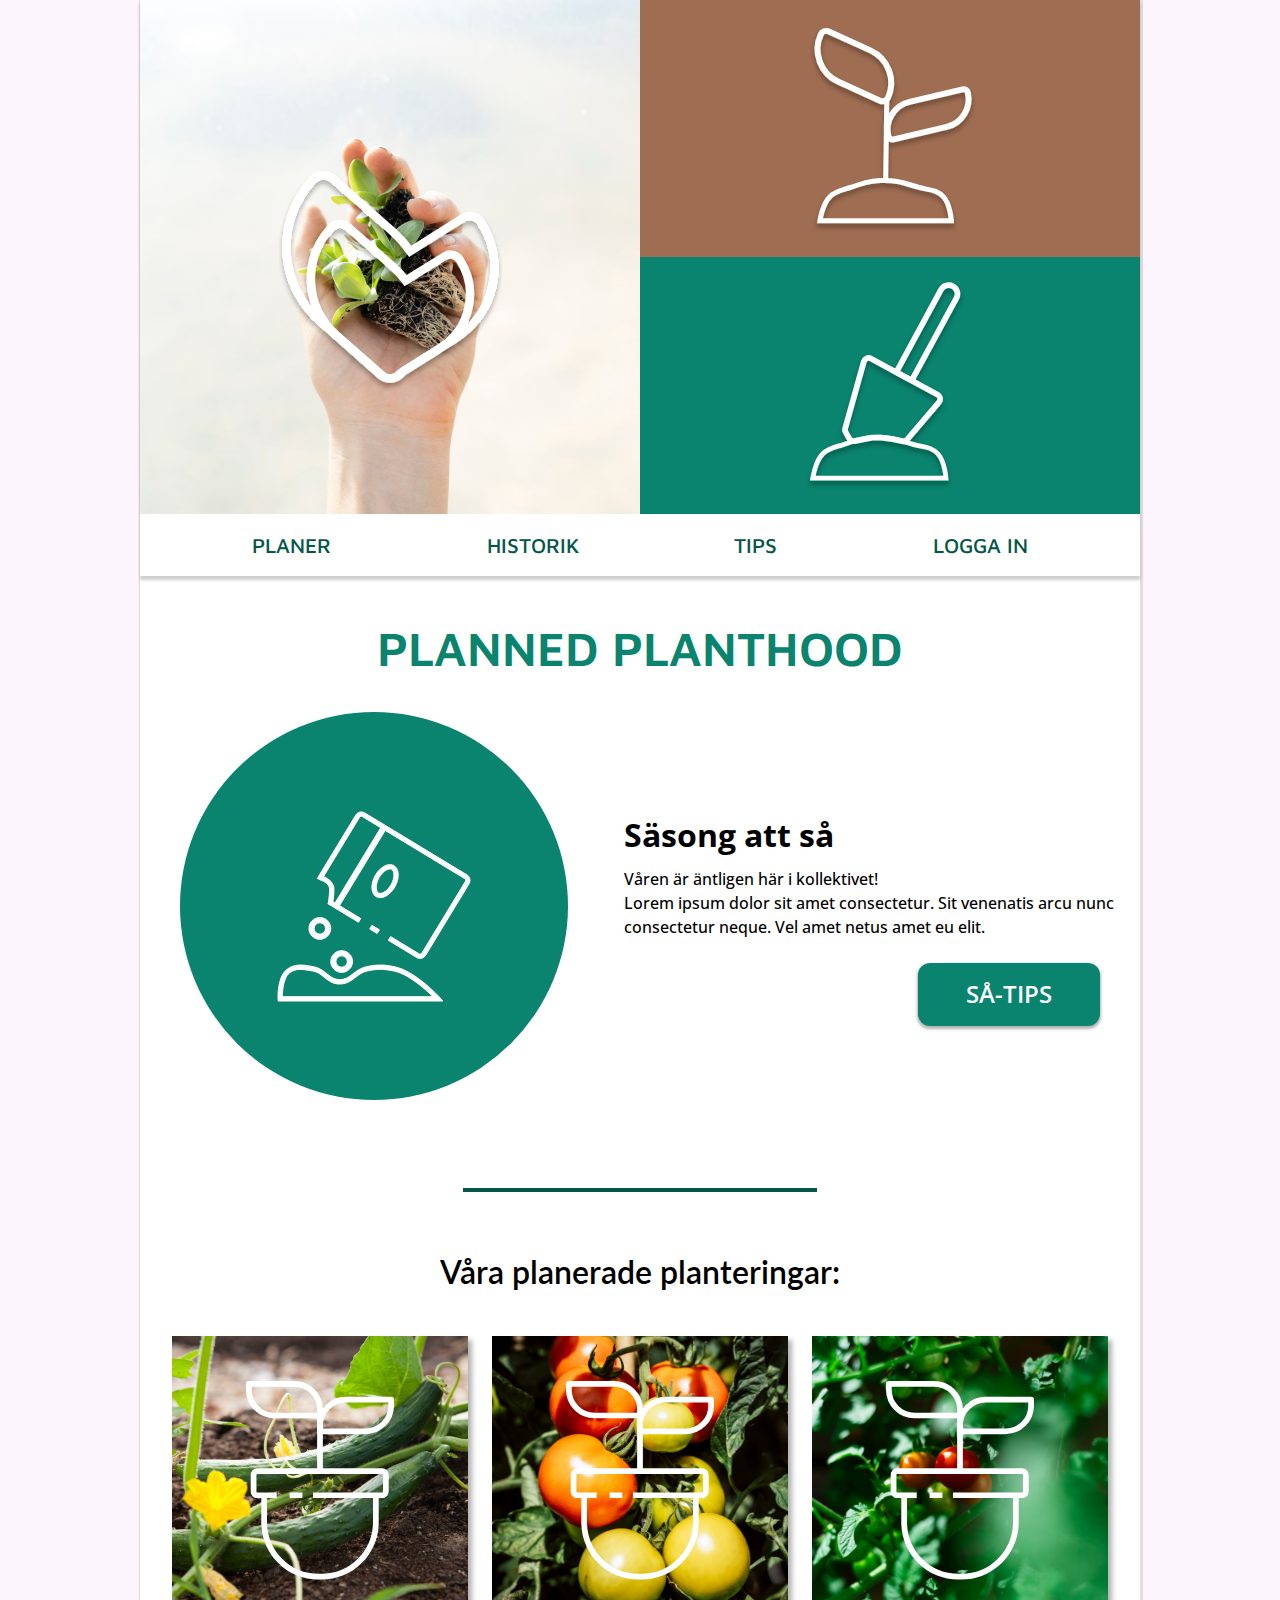
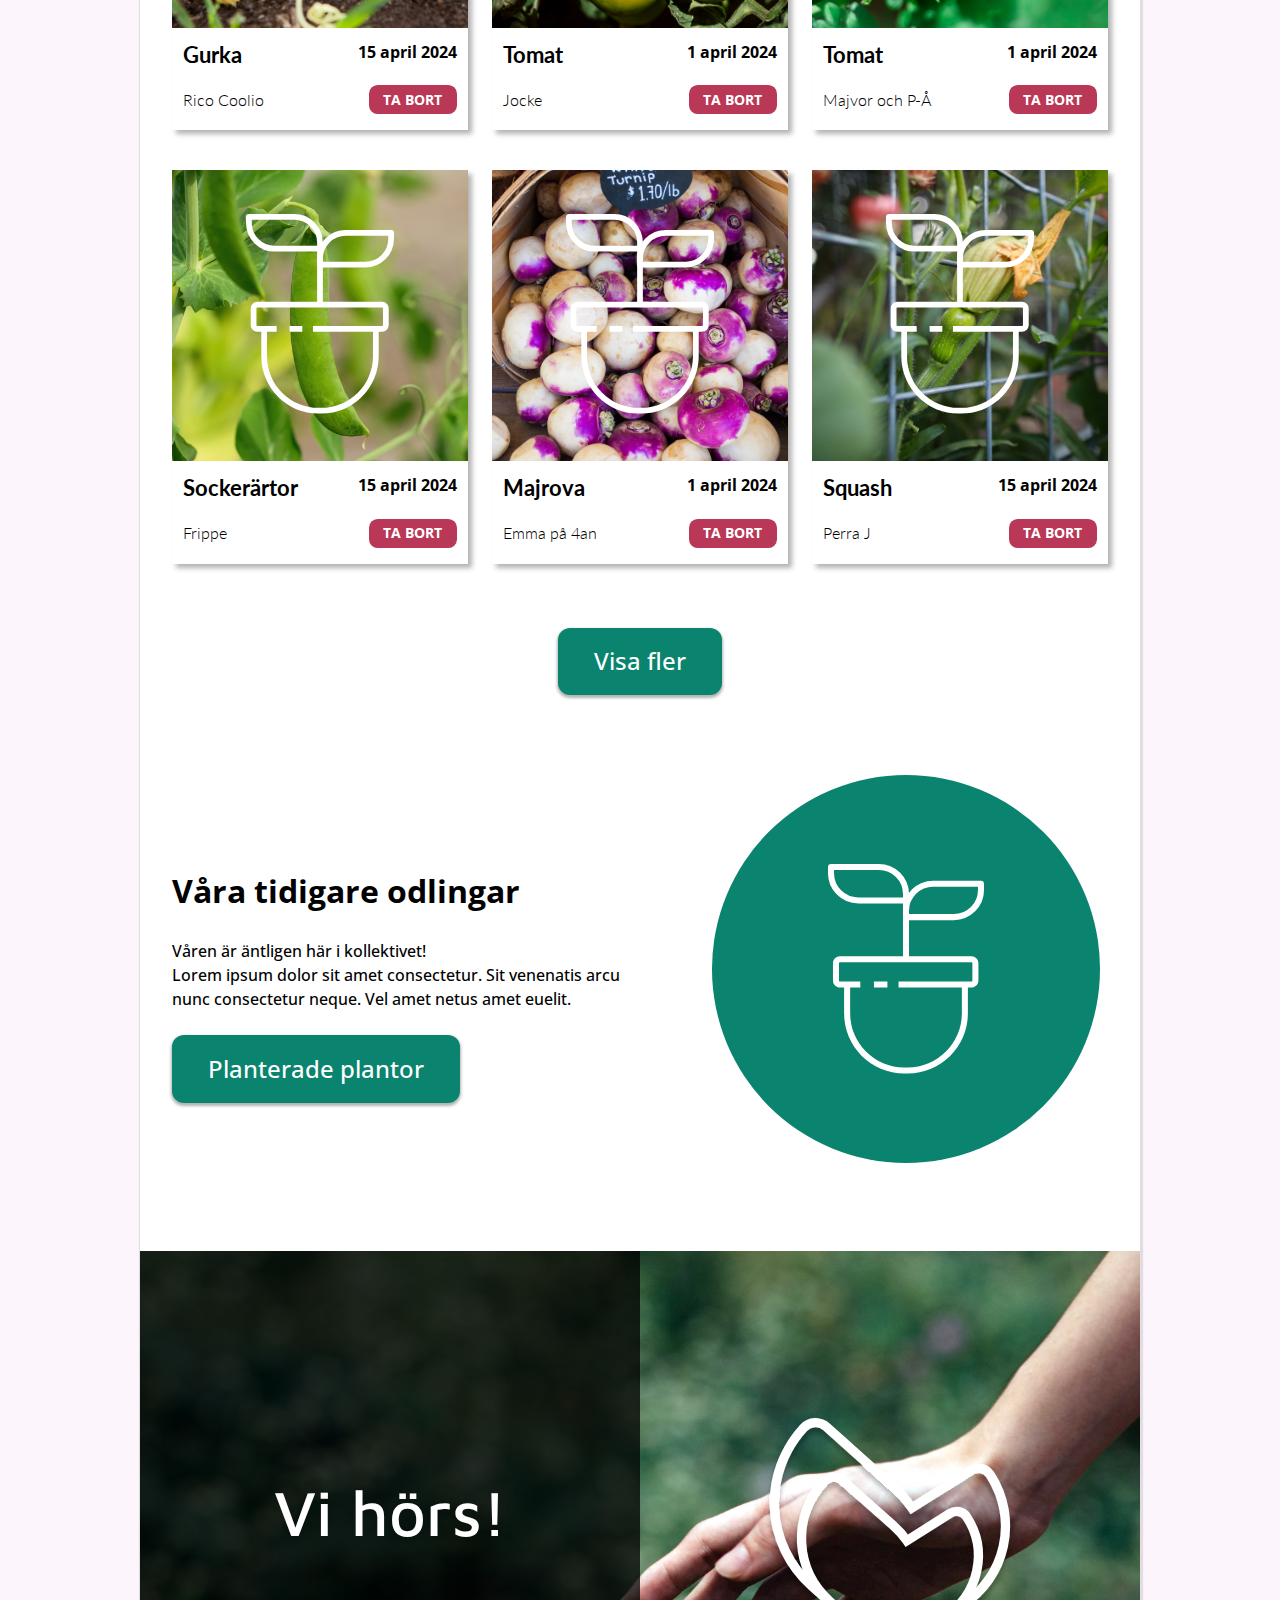
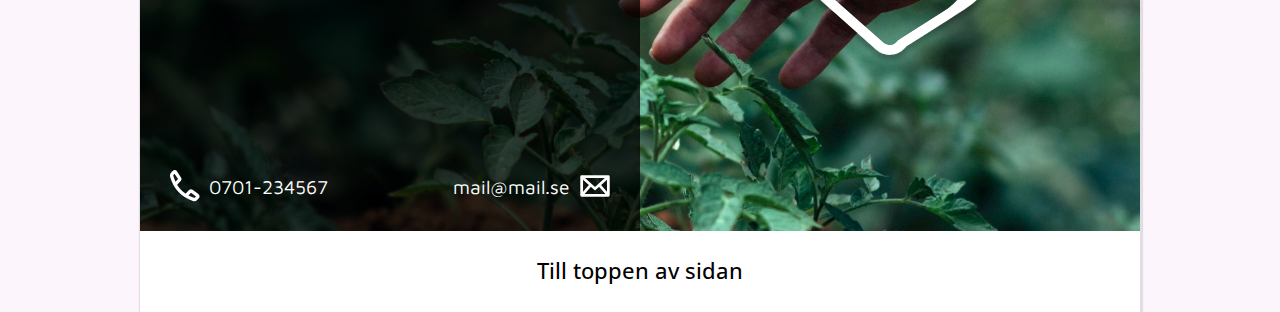
<file: index.html>
<!DOCTYPE html>
<html lang="en">

<head>
  <meta charset="UTF-8">
  <meta name="viewport" content="width=device-width, initial-scale=1.0">
  <title>Planned Planthood</title>
  <link rel="stylesheet" href="reset.css">
  <link rel="stylesheet" href="style.css">
</head>

<body>
  <div class="wrapper">

    <header class="header index-header">
      <section class="header-hero">
        <figure class="header-hero__image index-header-hero__image">
          <img class="header-logo" src="assets/Logo.svg" alt="">
        </figure>
        <section class="header-hero-boxes">
          <figure class="header-hero-boxes__seedling">
            <img src="assets/seedling.svg" alt="">
          </figure>
          <figure class="header-hero-boxes__dig">
            <img src="assets/dig.svg" alt="">
          </figure>
        </section>
      </section>

      <figure class="header-burger">
        <img class="header-burger__image" src="assets/burger.svg" alt="">
      </figure>

      <nav class="header-nav">
        <a href="mina-sidor.html">PLANER</a>
        <a href="">HISTORIK</a>
        <a href="">TIPS</a>
        <a href="">LOGGA IN</a>
      </nav>

    </header>

    <main class="main">

      <h1 class="main-header index-main-header">PLANNED PLANTHOOD</h1>

      <article class="main-intro">
        <section class="main-intro-content">
          <h2 class="main-intro-content__header">Säsong att så</h2>
          <p class="main-intro-content__text">Våren är äntligen här i kollektivet!</p>
          <p class="main-intro-content__text">
            Lorem ipsum dolor sit amet consectetur. Sit venenatis arcu nunc
            consectetur neque. Vel amet netus amet eu elit.</p>
          <a class="main-intro-content__button big-button" href="">SÅ-TIPS</a>
        </section>
        <figure class="round-image">
          <img src="assets/Vectorseedpackage.svg" alt="">
        </figure>
      </article>

      <span class="main__line"></span>
      <h2 class="main-content__header">Våra planerade planteringar:</h2>

      <section class="main-cards">

        <section class="main-cards-card">
          <figure class="main-cards-card-frame">
            <img class="main-cards-card-frame__image" src="assets/plant.svg" alt="">
          </figure>
          <section class="main-cards-card-info">
            <h3 class="main-cards-card-info__header">Gurka</h3>
            <p class="main-cards-card-info__date">15 april 2024</p>
            <p class="main-cards-card-info__name">Rico Coolio</p>
            <div class="main-cards-card-info__button">
              <img class="main-cards-card-info__button__mobile" src="assets/garbage.svg" alt="">
              <a class="main-cards-card-info__button__desktop" href="">TA BORT</a>
            </div>
          </section>
        </section>

        <section class="main-cards-card">
          <figure class="main-cards-card-frame">
            <img class="main-cards-card-frame__image" src="assets/plant.svg" alt="">
          </figure>
          <section class="main-cards-card-info">
            <h3 class="main-cards-card-info__header">Tomat</h3>
            <p class="main-cards-card-info__date">1 april 2024</p>
            <p class="main-cards-card-info__name">Jocke</p>
            <div class="main-cards-card-info__button">
              <img class="main-cards-card-info__button__mobile" src="assets/garbage.svg" alt="">
              <a class="main-cards-card-info__button__desktop" href="">TA BORT</a>
            </div>
          </section>
        </section>

        <section class="main-cards-card">
          <figure class="main-cards-card-frame">
            <img class="main-cards-card-frame__image" src="assets/plant.svg" alt="">
          </figure>
          <section class="main-cards-card-info">
            <h3 class="main-cards-card-info__header">Tomat</h3>
            <p class="main-cards-card-info__date">1 april 2024</p>
            <p class="main-cards-card-info__name">Majvor och P-Å</p>
            <div class="main-cards-card-info__button">
              <img class="main-cards-card-info__button__mobile" src="assets/garbage.svg" alt="">
              <a class="main-cards-card-info__button__desktop" href="">TA BORT</a>
            </div>
          </section>
        </section>

        <section class="main-cards-card">
          <figure class="main-cards-card-frame">
            <img class="main-cards-card-frame__image" src="assets/plant.svg" alt="">
          </figure>
          <section class="main-cards-card-info">
            <h3 class="main-cards-card-info__header">Sockerärtor</h3>
            <p class="main-cards-card-info__date">15 april 2024</p>
            <p class="main-cards-card-info__name">Frippe</p>
            <div class="main-cards-card-info__button">
              <img class="main-cards-card-info__button__mobile" src="assets/garbage.svg" alt="">
              <a class="main-cards-card-info__button__desktop" href="">TA BORT</a>
            </div>
          </section>
        </section>

        <section class="main-cards-card">
          <figure class="main-cards-card-frame">
            <img class="main-cards-card-frame__image" src="assets/plant.svg" alt="">
          </figure>
          <section class="main-cards-card-info">
            <h3 class="main-cards-card-info__header">Majrova</h3>
            <p class="main-cards-card-info__date">1 april 2024</p>
            <p class="main-cards-card-info__name">Emma på 4an</p>
            <div class="main-cards-card-info__button">
              <img class="main-cards-card-info__button__mobile" src="assets/garbage.svg" alt="">
              <a class="main-cards-card-info__button__desktop" href="">TA BORT</a>
            </div>
          </section>
        </section>

        <section class="main-cards-card">
          <figure class="main-cards-card-frame">
            <img class="main-cards-card-frame__image" src="assets/plant.svg" alt="">
          </figure>
          <section class="main-cards-card-info">
            <h3 class="main-cards-card-info__header">Squash</h3>
            <p class="main-cards-card-info__date">15 april 2024</p>
            <p class="main-cards-card-info__name">Perra J</p>
            <div class="main-cards-card-info__button">
              <img class="main-cards-card-info__button__mobile" src="assets/garbage.svg" alt="">
              <a class="main-cards-card-info__button__desktop" href="">TA BORT</a>
            </div>
          </section>
        </section>

        <a class="main-cards__button big-button" href="">V<span>ISA FLER</span></a>

      </section>

      <article class="main-history">
        <figure class="round-image">
          <img src="assets/plant.svg" alt="">
        </figure>
        <section class="main-history-content">
          <h2 class="main-history-content__header">Våra tidigare odlingar</h2>
          <p class="main-history-content__text">Våren är äntligen här i kollektivet!</p>
          <p class="main-history-content__text">Lorem ipsum dolor sit amet consectetur.
            Sit venenatis arcu nunc consectetur neque.
            Vel amet netus amet euelit.</p>
          <a class="main-history-content__button big-button" href="">Planterade plantor</a>
        </section>
      </article>

    </main>

    <footer class="footer">
      <section class="footer-contact">
        <figure class="footer-contact__logo">
          <img src="assets/Logo.svg" alt="">
        </figure>
        <section class="footer-contact-info">
          <h2 class="footer-contact-info__header">Vi hörs!</h2>
          <section class="footer-contact-info-content">
            <div class="footer-contact-info__icon footer-contact-info__phone">
              <img src="assets/phone.svg" alt="">
              <p>0701-234567</p>
            </div>
            <div class="footer-contact-info__icon footer-contact-info__mail">
              <p>mail@mail.se</p>
              <img src="assets/envelope.svg" alt="">
            </div>
          </section>
        </section>
      </section>

      <a class="footer-nav" href="">Till toppen av sidan</a>

    </footer>
  </div>

  <script>
    document.querySelector('.header-burger__image')
      .addEventListener('click', (e) => {
        document.querySelector('.header-nav').classList.toggle('open')
      })

    function toggleClassOnResize() {
      if (window.innerWidth >= 750) {
        document.querySelector('.header-nav').classList.remove('open');
      }
    }
    toggleClassOnResize();
    window.addEventListener('resize', toggleClassOnResize);
  </script>

</body>

</html>
</file>
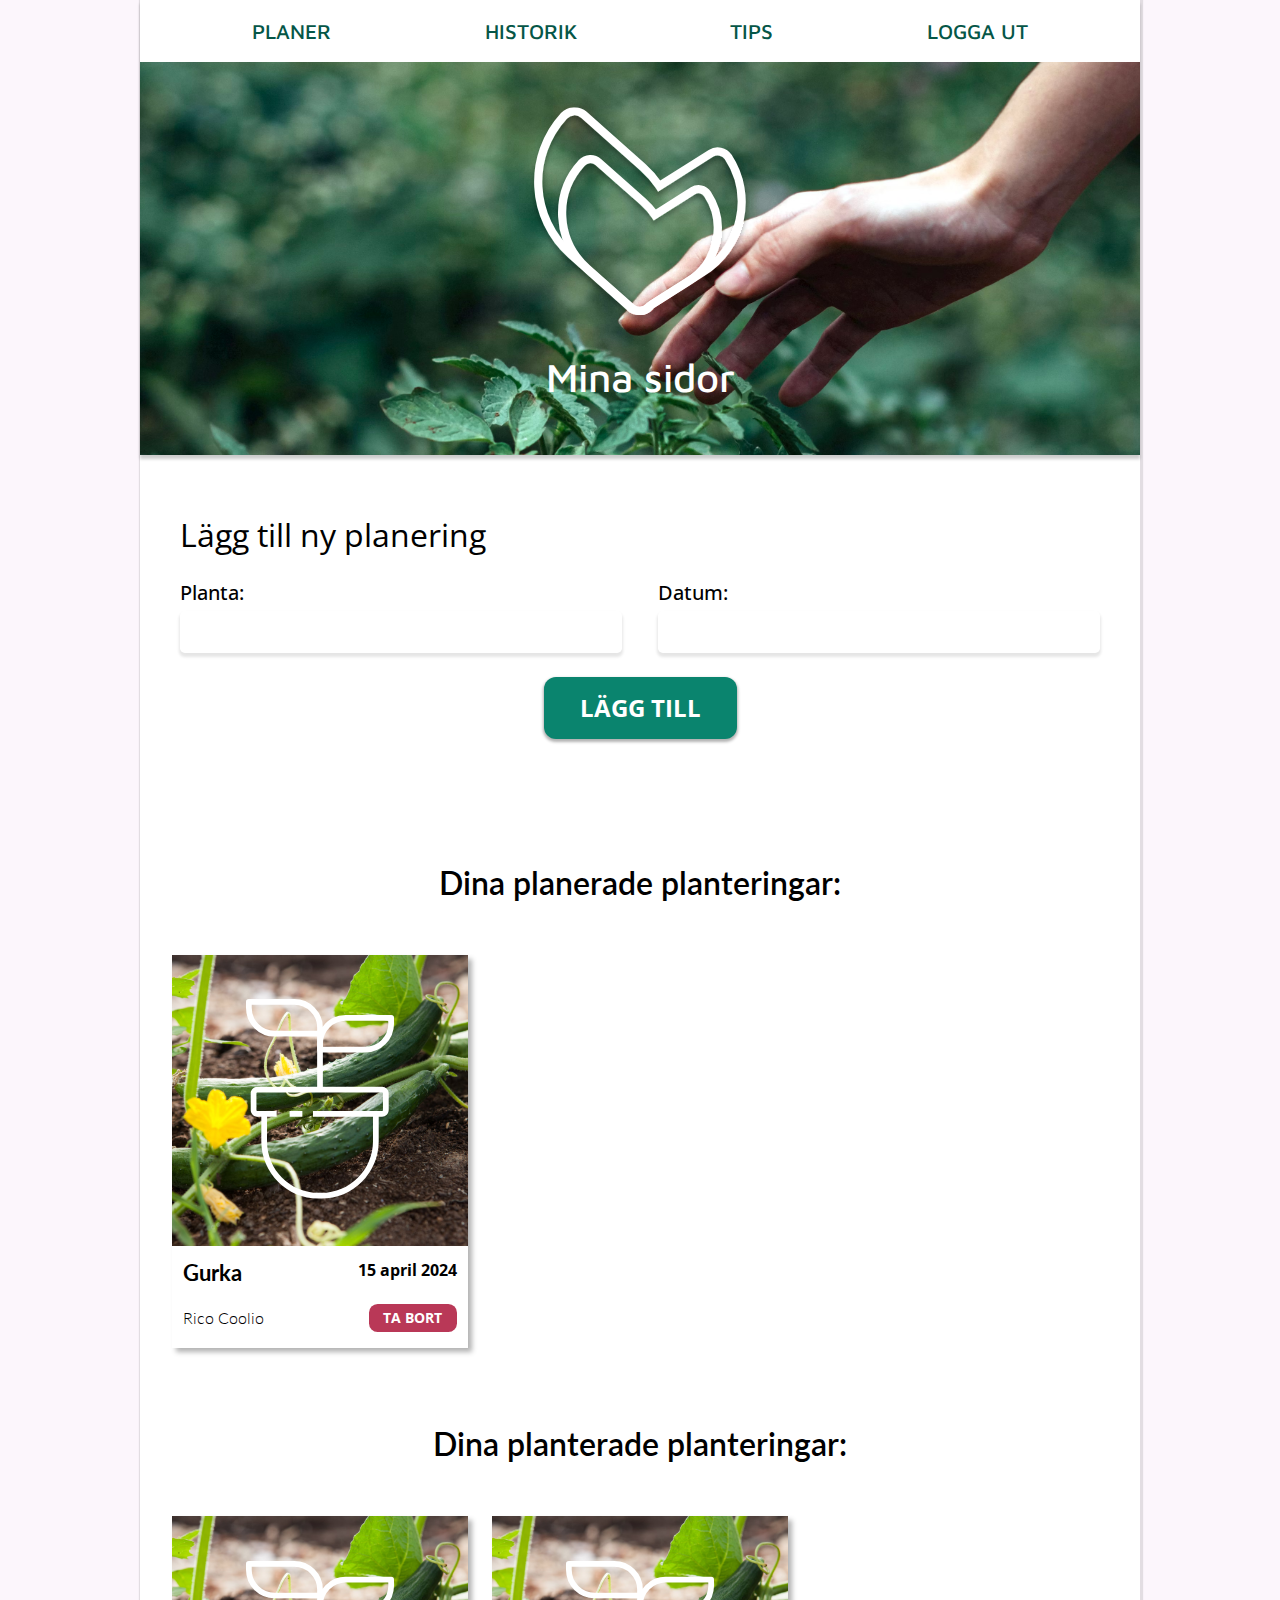
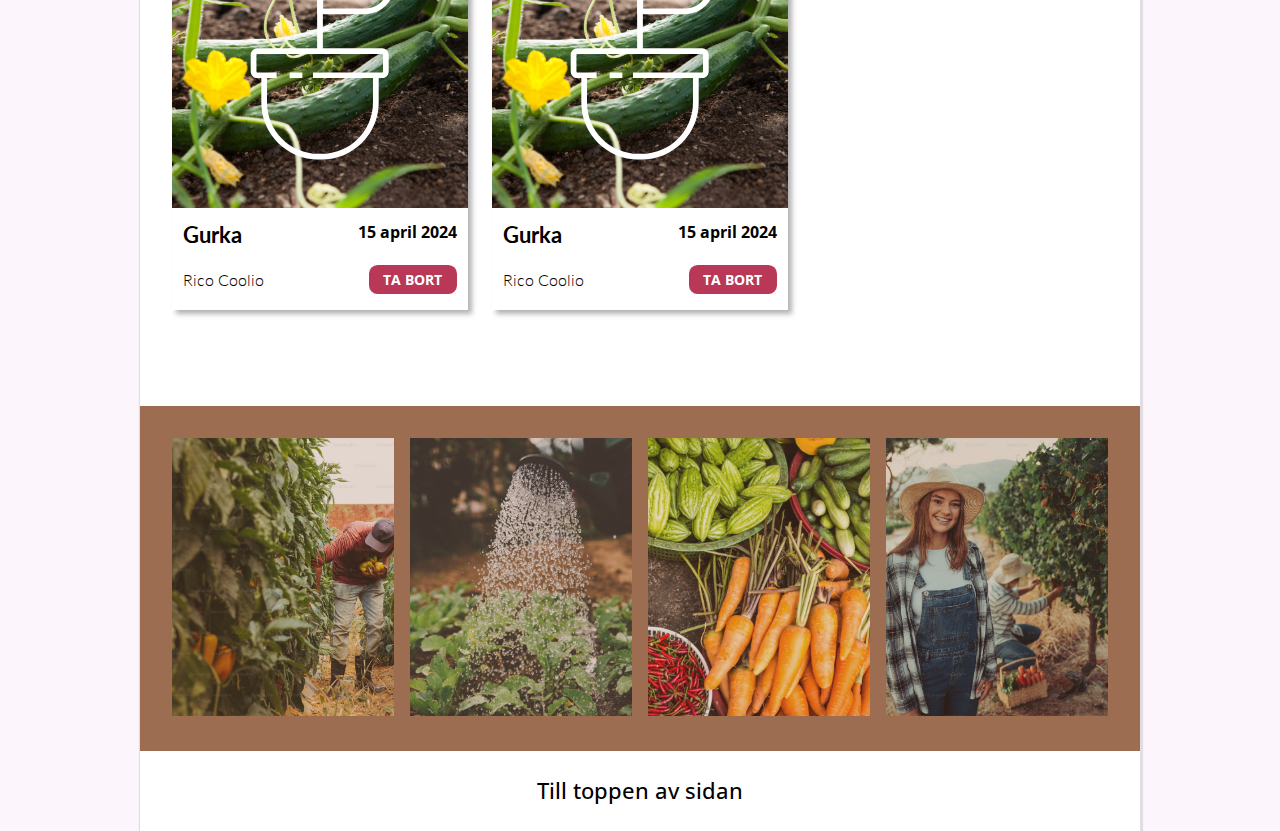
<file: mina-sidor.html>
<!DOCTYPE html>
<html lang="en">

<head>
  <meta charset="UTF-8">
  <meta name="viewport" content="width=device-width, initial-scale=1.0">
  <title>Mina Sidor</title>
  <link rel="stylesheet" href="reset.css">
  <link rel="stylesheet" href="style.css">
</head>

<body>
  <div class="wrapper">

    <header class="header mina-sidor-header">
      <section class="header-hero">
        <figure class="header-hero__image mina-sidor-header-hero__image">
          <img class="header-logo" src="assets/Logo.svg" alt="">
        </figure>
        <h1 class="header-hero__header">Mina sidor</h1>
      </section>

      <figure class="header-burger">
        <img class="header-burger__image" src="assets/burger.svg" alt="">
      </figure>

      <nav class="header-nav">
        <a href="index.html">PLANER</a>
        <a href="">HISTORIK</a>
        <a href="">TIPS</a>
        <a href="">LOGGA UT</a>
      </nav>

    </header>

    <main class="main">

      <h2 class="main-header mina-sidor-main-header">Lägg till ny planering</h2>

      <form class="main-form">
        <label for="planta">Planta:</label>
        <input type="text" id="planta" name="planta" value="">
        <label for="datum">Datum:</label>
        <input type="text" id="datum" name="datum" value="">
        <input class="big-button" type="submit" value="LÄGG TILL">
      </form>


      <section class="main-cards mina-sidor-main-card__upper">
        <h3 class="main-cards-header">Dina planerade planteringar:</h3>
        <section class="main-cards-card">
          <figure class="main-cards-card-frame main-cards-card-frame__mina-sidor">
            <img class="main-cards-card-frame__image" src="assets/plant.svg" alt="">
          </figure>
          <section class="main-cards-card-info">
            <h3 class="main-cards-card-info__header">Gurka</h3>
            <p class="main-cards-card-info__date">15 april 2024</p>
            <p class="main-cards-card-info__name">Rico Coolio</p>
            <div class="main-cards-card-info__button">
              <img class="main-cards-card-info__button__mobile" src="assets/garbage.svg" alt="">
              <a class="main-cards-card-info__button__desktop" href="">TA BORT</a>
            </div>
          </section>
        </section>
      </section>

      <section class="main-cards">
        <h3 class="main-cards-header">Dina planterade planteringar:</h3>
        <section class="main-cards-card">
          <figure class="main-cards-card-frame main-cards-card-frame__mina-sidor">
            <img class="main-cards-card-frame__image" src="assets/plant.svg" alt="">
          </figure>
          <section class="main-cards-card-info">
            <h3 class="main-cards-card-info__header">Gurka</h3>
            <p class="main-cards-card-info__date">15 april 2024</p>
            <p class="main-cards-card-info__name">Rico Coolio</p>
            <div class="main-cards-card-info__button">
              <img class="main-cards-card-info__button__mobile" src="assets/garbage.svg" alt="">
              <a class="main-cards-card-info__button__desktop" href="">TA BORT</a>
            </div>
          </section>
        </section>

        <section class="main-cards-card">
          <figure class="main-cards-card-frame main-cards-card-frame__mina-sidor">
            <img class="main-cards-card-frame__image" src="assets/plant.svg" alt="">
          </figure>
          <section class="main-cards-card-info">
            <h3 class="main-cards-card-info__header">Gurka</h3>
            <p class="main-cards-card-info__date">15 april 2024</p>
            <p class="main-cards-card-info__name">Rico Coolio</p>
            <div class="main-cards-card-info__button">
              <img class="main-cards-card-info__button__mobile" src="assets/garbage.svg" alt="">
              <a class="main-cards-card-info__button__desktop" href="">TA BORT</a>
            </div>
          </section>
        </section>
      </section>
    </main>

    <footer class="footer mina-sidor-footer">
      <section class="footer-gallery">
        <figure class="footer-gallery-image">
          <img src="assets/page2-1.avif" alt="">
        </figure>
        <figure class="footer-gallery-image">
          <img src="assets/page2-2.avif" alt="">
        </figure>
        <figure class="footer-gallery-image">
          <img src="assets/page2-3.avif" alt="">
        </figure>
        <figure class="footer-gallery-image">
          <img src="assets/page2-4.avif" alt="">
        </figure>
      </section>

      <a class="footer-nav" href="">Till toppen av sidan</a>

    </footer>
  </div>

  <script>
    document.querySelector('.header-burger__image')
      .addEventListener('click', (e) => {
        document.querySelector('.header-nav').classList.toggle('open')
      })

    function toggleClassOnResize() {
      if (window.innerWidth >= 750) {
        document.querySelector('.header-nav').classList.remove('open');
      }
    }
    toggleClassOnResize();
    window.addEventListener('resize', toggleClassOnResize);
  </script>
</body>

</html>
</file>
<file: style.css>
/* GLOBAL */

@import url("https://fonts.googleapis.com/css2?family=Lato:ital,wght@0,100;0,300;0,400;0,700;0,900;1,100;1,300;1,400;1,700;1,900&family=Maven+Pro:wght@400..900&family=Open+Sans:ital,wght@0,300..800;1,300..800&display=swap");

body {
  box-sizing: border-box;
  background-color: #fcf6fc;
}

*:root {
  --custom-green: #0a846e;
  --custom-dark-green: #055647;
  --custom-brown: #9e6d52;
  --custom-red: #b93857;
}

/* LAYOUT */

.wrapper {
  max-width: 1000px;
  margin: 0 auto;
}

.round-image {
  display: flex;
  justify-content: center;
  align-items: center;
}

/* LAYOUT - Header*/

.header {
  display: flex;
  flex-direction: column;
  .header-hero {
    display: block;
    position: relative;

    .header-hero__image {
      display: flex;
      justify-content: center;
      align-items: center;
    }
    .header-hero-boxes {
      display: flex;

      figure {
        display: flex;
        justify-content: center;
      }
    }
  }
  .header-nav {
    display: flex;
    flex-direction: column;
    justify-content: space-between;
    position: fixed;
  }
}

@media screen and (min-width: 750px) {
  .header {
     .header-nav {
      flex-direction: row;
      position: static;
    }
    .header-burger__image {
      display: none;
    }
  }
  .index-header {
    .header-hero {
      display: grid;
      grid: 1fr 1fr / 1fr 1fr;

      .header-hero__image {
        grid-column: 1 / 2;
        grid-row: 1 / -1;
      }

      .header-hero-boxes {
        grid-row: 1 / -1;
        flex-direction: column;
      }
    }
  }
  .mina-sidor-header {
    flex-direction: column-reverse;
  }
}

/* LAYOUT - Main */

.main {
  .main-intro {
    display: flex;
    flex-direction: column;
    align-items: center;

    .main-intro-content {
      display: flex;
      flex-direction: column;
      align-items: center;

      .main-intro-content__button {
        display: block;
      }
    }
  }

  .main-form {
    display: grid;
    grid: auto-flow min-content / 1fr;
  }

  .main__line {
    display: block;
  }

  .main-cards {
    display: grid;
    grid: auto-flow min-content / 1fr 1fr;

    .main-header {
      grid-column: 1 / -1;
    }

    .main-cards-card {
      grid-column: span 1;
      .main-cards-card-info {
        display: grid;
        grid: auto-flow min-content / 1fr 1fr;

        .main-cards-card-info__header,
        .main-cards-card-info__name {
          grid-column: 1 / 2;
        }

        .main-cards-card-info__date,
        .main-cards-card-info__button {
          justify-self: end;
        }

        .main-cards-card-info__button__desktop {
          display: none;
        }
      }
    }
    .main-cards__button {
      grid-column: 1 / -1;
      display: block;
    }
  }

  .main-history {
    display: flex;
    flex-direction: column;
    align-items: center;

    .main-history-content {
      display: flex;
      flex-direction: column;
      align-items: center;
    }
  }
}

@media screen and (min-width: 750px) {
  .main {
    .main-intro {
      flex-direction: row-reverse;
    }

    .main-form {
      grid: auto-flow min-content / 1fr 1fr;
    }
    .main-form > :nth-child(1) {
      grid-column: 1 / 2;
      grid-row: 1 / 2;
    }
    .main-form > :nth-child(2) {
      grid-column: 1 / 2;
      grid-row: 2 / 3;
    }
    .main-form > :nth-child(3) {
      grid-column: 2 / 3;
      grid-row: 1 / 2;
    }
    .main-form > :nth-child(4) {
      grid-column: 2 / 3;
      grid-row: 2 / 3;
    }
    .main-form > :nth-child(5) {
      grid-column: 1 / -1;
    }

    .main-cards {
      grid: auto-flow min-content / 1fr 1fr 1fr;

      .main-cards-card {
        .main-cards-card-info__button {
          .main-cards-card-info__button__mobile {
            display: none;
          }
          .main-cards-card-info__button__desktop {
            display: inline-block;
          }
        }
      }
    }

    .main-history {
      flex-direction: row-reverse;
    }
  }
}

/* LAYOUT - Footer */

.footer {
  .footer-contact {
    display: flex;
    flex-direction: column;
  }

  .footer-contact__logo {
    display: flex;
    justify-content: center;
    align-items: center;
  }

  .footer-contact-info {
    display: flex;
    flex-direction: column;
    justify-content: end;

    .footer-contact-info-content {
      display: flex;
      justify-content: space-between;

      .footer-contact-info__icon {
        display: flex;
      }
    }
  }

  .footer-gallery {
    display: grid;
    grid: 1fr 1fr / 1fr 1fr;
    position: relative;
  }

  .footer-nav {
    display: block;
  }
}

@media screen and (min-width: 750px) {
  .footer {
    .footer-contact {
      flex-direction: row-reverse;
      .footer-contact__logo {
        flex: 1;
      }

      .footer-contact-info {
        flex: 1;
      }
    }

    .footer-gallery {
      grid: 1fr / 1fr 1fr 1fr 1fr;
    }
  }
}

/* TYPOGRAPHY */

h1 {
  font-size: 1.5rem;
  font-weight: 600;
  color: var(--custom-green);
  font-family: "Maven Pro", sans-serif;
}

a,
h2,
h3,
p,
label {
  font-family: "Open Sans", sans-serif;
}

a {
  font-weight: 500;
  text-decoration: none;
}

.footer p,
.footer h2 {
  font-family: "Maven Pro", sans-serif;
}

/* COMPONENTS */

.wrapper {
  box-shadow: 1px 1px 1px 2px rgba(0, 0, 0, 0.1);
  background-color: white;
}

.big-button {
  background-color: var(--custom-green);
  color: white;
  width: max-content;
  text-align: center;
  font-weight: 600;
  font-size: 1rem;
  border-radius: 0.5em;
  box-shadow: 0px 2px 3px 1px rgba(0, 0, 0, 0.3);
}

.round-image {
  background-color: var(--custom-green);
  border-radius: 50%;
  aspect-ratio: 1 / 1;
  width: 65%;

  img {
    width: 50%;
  }
}

@media screen and (min-width: 750px) {
  .big-button {
    font-size: 1.5rem;
  }
  .round-image {
    margin: 2.5em;
  }
}

/* COMPONENTS - Header*/

.header {
  box-shadow: 0px 4px 3px 0px rgba(0, 0, 0, 0.2);
  .header-hero {
    .header-hero__image {
      background-position: center;
      background-size: cover;
      aspect-ratio: 1 / 1;

      img {
        width: 50%;
      }
    }

    .index-header-hero__image {
      background-image: url(assets/Hand.avif);
    }

    .mina-sidor-header-hero__image {
      background-image: url(assets/footer_img.avif);
    }

    .header-hero-boxes {
      figure {
        padding: 10%;
        width: 100%;

        img {
          width: 100%;
        }
      }

      .header-hero-boxes__seedling {
        background-color: var(--custom-brown);
      }

      .header-hero-boxes__dig {
        background-color: var(--custom-green);
      }
    }

    .header-hero__header {
      position: absolute;
      font-family: "Maven Pro", sans-serif;
      top: 80%;
      color: white;
      font-size: 2rem;
      font-weight: 500;
      left: 50%;
      transform: translateX(-50%);
    }
  }

  .header-burger__image {
    position: fixed;
    top: 2%;
    right: 3%;
    height: auto;
    width: 10%;
  }

  /* Header-nav & Animations*/

  .header-nav {
    background-color: #9e6d5273;
    padding: 1em;
    transform: translateX(40vw);
    overflow: hidden;
    top: 10%;
    right: 0;
    transition: transform 1s;
    border-top-left-radius: 1em;
    border-bottom-left-radius: 1em;
    outline: none;
    a {
      transition: transform 0.3s linear;
      transform: translateX(40vw);
      padding: 1em 0;
      color: var(--custom-dark-green);
      font-family: "Maven Pro", sans-serif;
      font-size: 1.3rem;
      outline: none;
    }
  }
  .header-nav.open {
    transform: translateX(0);
    :nth-child(2) {
      transition-delay: 0.5s;
    }
    :nth-child(3) {
      transition-delay: 1s;
    }
    :nth-child(4) {
      transition-delay: 1.5s;
    }

    a {
      transition: transform 1s ease;
      transform: translateX(0);
    }
  }
}

@media screen and (min-width: 750px) {
  .header {
    .header-hero {
      .index-header-hero__image {
        aspect-ratio: 0;
        img {
          padding-top: 3em;
          width: 45%;
        }
      }
      .header-hero-boxes {
        figure {
          padding: 5% 0;
          img {
            width: min-content;
          }
        }
      }
      .mina-sidor-header-hero__image {
        aspect-ratio: 0;
        img {
          width: 40%;
          scale: 0.55;
          transform: translateY(-20%);
        }
      }
      .header-hero__header {
        top: 75%;
        font-size: 2.5rem;
      }
    }
    .header-nav {
      padding: 0 7em;
      background-color: white;
      transform: translateX(0);
      border-top-left-radius: 0;
      border-bottom-left-radius: 0;
      transition: 0s;
      a {
        transition: 0s;
        transform: translateX(0);
        padding: 1em 0;
      }
    }
  }
}

/* COMPONENTS - Main*/

.main {
  .main-header {
    text-align: center;
    margin: 1.5em 0 1em 0;
  }

  .mina-sidor-main-header {
    font-size: 1.5rem;
    margin: 0.7em 0 0.2em 0;
  }

  /* Main - Intro*/
  .main-intro {
    .main-intro-content {
      max-width: 430px;
      margin-bottom: 0.5em;

      .main-intro-content__header {
        margin: 1em 0;
        font-weight: bold;
      }

      .main-intro-content__text {
        text-align: center;
      }

      .main-intro-content__button {
        padding: 0.5em 1em;
        margin: 1em auto;
      }
    }
  }

  /* Main - Line & Header*/
  .main__line {
    width: 55%;
    border: 0.125em solid var(--custom-dark-green);
    margin: 2em auto 3em auto;
  }

  .main-content__header {
    text-align: center;
    font-weight: 600;
    font-family: "Lato", sans-serif;
  }

  /* Main - Form*/

  .main-form {
    padding: 1em;
    label {
      font-size: 0.75rem;
    }
    input[type="text"] {
      border: none;
      height: 2.5em;
      border-radius: 0.3em;
      box-shadow: 0px 3px 3px 1px rgba(0, 0, 0, 0.1);
      margin: 0.2em 0 1em 0;
    }
    input[type="submit"] {
      border: none;
      display: block;
      margin: 0 auto;
      padding: 0.4em 1em;
      font-family: "Open Sans", sans-serif;
      font-size: 1rem;
      font-weight: 700;
    }
  }

  /* Main - Cards*/
  .main-cards {
    column-gap: 1em;
    row-gap: 1em;
    padding: 0 1em;
    margin-top: 1em;

    .main-cards-header {
      grid-column: 1 / -1;
      text-align: center;
      font-weight: 600;
      margin: 1em 0 0.5em 0;
    }

    .main-cards-card:nth-child(1) .main-cards-card-frame {
      background-image: url(assets/Gurka.avif);
    }
    .main-cards-card:nth-child(2) .main-cards-card-frame {
      background-image: url(assets/Tomater.avif);
    }
    .main-cards-card:nth-child(3) .main-cards-card-frame {
      background-image: url(assets/Tomat.avif);
    }
    .main-cards-card:nth-child(4) .main-cards-card-frame {
      background-image: url(assets/Sockerärtor.avif);
    }
    .main-cards-card:nth-child(5) .main-cards-card-frame {
      background-image: url(assets/Majrova.avif);
    }
    .main-cards-card:nth-child(6) .main-cards-card-frame {
      background-image: url(assets/squash.avif);
    }

    .main-cards-card:nth-child(1) .main-cards-card-frame__mina-sidor {
      background-image: url(assets/Gurka.avif);
    }
    .main-cards-card:nth-child(2) .main-cards-card-frame__mina-sidor {
      background-image: url(assets/Gurka.avif);
    }
    .main-cards-card:nth-child(3) .main-cards-card-frame__mina-sidor {
      background-image: url(assets/Gurka.avif);
    }

    .main-cards-card {
      box-shadow: 4px 4px 5px rgba(0, 0, 0, 0.3);

      .main-cards-card-frame {
        background-position: center;
        background-size: cover;
        padding: 15% 25%;

        .main-cards-card-frame__image {
          width: 100%;
        }
      }
      .main-cards-card-frame__mina-sidor {
        .main-cards-card-frame__image {
          opacity: 0;
        }
      }

      .main-cards-card-info {
        row-gap: 0.7em;
        padding: 0.4em;

        .main-cards-card-info__button {
          img {
            padding-right: 0.2em;
            width: 100%;
            height: 75%;
          }
        }

        .main-cards-card-info__header {
          font-weight: 700;
          font-size: 0.8rem;
          font-family: "Lato", sans-serif;
        }

        .main-cards-card-info__name {
          font-size: 0.6rem;
          font-family: "Lato", sans-serif;
          align-self: center;
          font-weight: 300;
        }
        .main-cards-card-info__date {
          font-size: 0.65rem;
          font-weight: 800;
          text-align: end;
        }
      }
    }
    .main-cards__button {
      padding: 0.6em 1.2em;
      margin: 1em auto;
    }
  }

  .mina-sidor-main-card__upper {
      margin-bottom: 2em;
    }

  /* Main - History*/
  .main-history {
    margin-top: 1em;
    figure {
        img {
          width: 40%;
        }
      }
    .main-history-content {
      max-width: 430px;

      .main-history-content__header {
        margin: 2em 0 1em 0;
        font-weight: bold;
      }

      .main-history-content__text {
        text-align: center;
      }

      .main-history-content__button {
        padding: 0.5em 1em;
        margin: 1.5em auto;
      }
    }
  }
}

@media screen and (min-width: 750px) {
  .main {
    .index-main-header {
      font-size: 3rem;
      font-weight: 600;
      margin: 1em 0 0 0;
    }

    .mina-sidor-main-header {
      text-align: start;
      padding: 0 1.25em;
      font-size: 2rem;
      margin: 2em 0 0 0;
    }

    .main-intro {
      .main-intro-content {
        max-width: 500px;
        padding: 0 1em;
        align-items: start;

        .main-intro-content__text {
          text-align: start;
          line-height: 1.5;
          font-weight: 500;
        }

        .main-intro-content__header {
          font-size: 2rem;
          margin: 2em 0 0.5em 0;
        }

        .main-intro-content__button {
          margin: 1em 1em 1em auto;
          padding: 0.8em 2em;
        }
      }
    }

    .main-form {
      padding: 2em 2.5em;
      row-gap: 0.5em;
      column-gap: 2.25em;
      margin-bottom: 4em;
      label {
        font-size: 1.25rem;
        font-weight: 500;
      }
      input[type="text"] {
        font-size: 1rem;
        margin-top: 0;
      }
      input[type="submit"] {
        font-size: 1.5rem;
        padding: 0.6em 1.5em;
      }
    }

    .main__line {
      width: 35%;
      margin-top: 3em;
      margin-bottom: 4em;
    }

    .main-content__header {
      font-size: 2rem;
      font-weight: 600;
    }

    .main-cards {
      margin: 3em 0 0 0;
      column-gap: 1.5em;
      row-gap: 2.5em;
      padding: 0 2em;

      .main-cards-header {
        font-size: 2rem;
        font-family: "Lato", sans-serif;
      }

      .main-cards-card {
        .main-cards-card-frame__mina-sidor {
          .main-cards-card-frame__image {
            opacity: 100;
          }
        }
        .main-cards-card-info {
          padding: 1em 0.7em;
          row-gap: 1.2em;

          .main-cards-card-info__header {
            font-size: 1.4rem;
          }

          .main-cards-card-info__date {
            font-size: 1rem;
            font-weight: 700;
          }

          .main-cards-card-info__name {
            font-size: 1rem;
          }

          .main-cards-card-info__button {
            .main-cards-card-info__button__desktop {
              color: white;
              background-color: var(--custom-red);
              border-radius: 0.6em;
              padding: 0.5em 1em;
              font-size: 0.9rem;
              font-weight: bold;
            }
          }
        }
      }

      .main-cards__button {
        padding: 0.9em 1.5em;
        font-weight: 500;
        span {
          text-transform: lowercase;
        }
      }
    }

    .mina-sidor-main-card__upper {
      margin-bottom: 0;
    }

    .main-history {
      
      .main-history-content {
        max-width: 500px;
        padding-left: 2em;
        align-items: start;

        .main-history-content__text {
          text-align: start;
          margin-right: 2em;
          line-height: 1.5;
          font-weight: 500;
        }

        .main-history-content__header {
          font-size: 2rem;
        }

        .main-history-content__button {
          margin: 1em auto 1em 0;
          padding: 0.9em 1.5em;
          font-weight: 500;
        }
      }
    }
  }
}

/* COMPONENTS - Footer*/

.footer {
  margin-top: 3em;

  .footer-contact {
    background-image: url(assets/footer_img.avif);
    background-size: cover;
    background-position: center;
  }

  .footer-contact__logo {
    aspect-ratio: 1 / 1;
    img {
      width: 50%;
    }
  }

  .footer-contact-info {
    background-color: rgba(0, 0, 0, 0.75);
    position: relative;
    aspect-ratio: 1 / 1;

    .footer-contact-info__header {
      position: absolute;
      width: 100%;
      top: 50%;
      transform: translateY(-50%);
      text-align: center;
      color: white;
      font-size: 2rem;
    }

    .footer-contact-info-content {
      font-size: 0.75rem;

      .footer-contact-info__phone {
        text-wrap: nowrap;
      }

      .footer-contact-info__icon {
        color: white;
        align-items: center;
        gap: 0.5em;
        padding: 1.5em;
        img {
          height: 1.1rem;
        }
      }
    }
  }

  .footer-gallery {
    padding: 1em;
    gap: 1em;
    background-color: var(--custom-brown);

    .footer-gallery-image {
      img {
        width: 100%;
        aspect-ratio: 2 / 1;
        object-fit: cover;
      }
    }
  }
  .footer-gallery::after {
    content: "";
    position: absolute;
    top: 0;
    left: 0;
    width: 100%;
    height: 100%;
    background: #9e6d5246;
  }

  .footer-nav {
    text-align: center;
    padding: 2em 0;
    color: black;
    font-size: 0.7rem;
  }
}

.mina-sidor-footer {
  margin-top: 2em;
}

@media screen and (min-width: 750px) {
  .footer {
    .footer-contact {
      .footer-contact__logo {
        padding: 2.5em 0;
      }

      .footer-contact-info {
        .footer-contact-info__header {
          font-size: 4rem;
          font-weight: 500;
          top: 45%;
        }

        .footer-contact-info-content {
          font-size: 1.2rem;

          .footer-contact-info__icon {
            img {
              height: 2rem;
            }
          }
        }
      }
    }

    .footer-gallery {
      padding: 2em;
      .footer-gallery-image {
        img {
          aspect-ratio: 4 / 5;
        }
      }
    }

    .footer-nav {
      font-size: 1.4rem;
      padding: 1.3em 0;
    }
  }
  .mina-sidor-footer {
    margin-top: 6em;
  }
}
</file>
